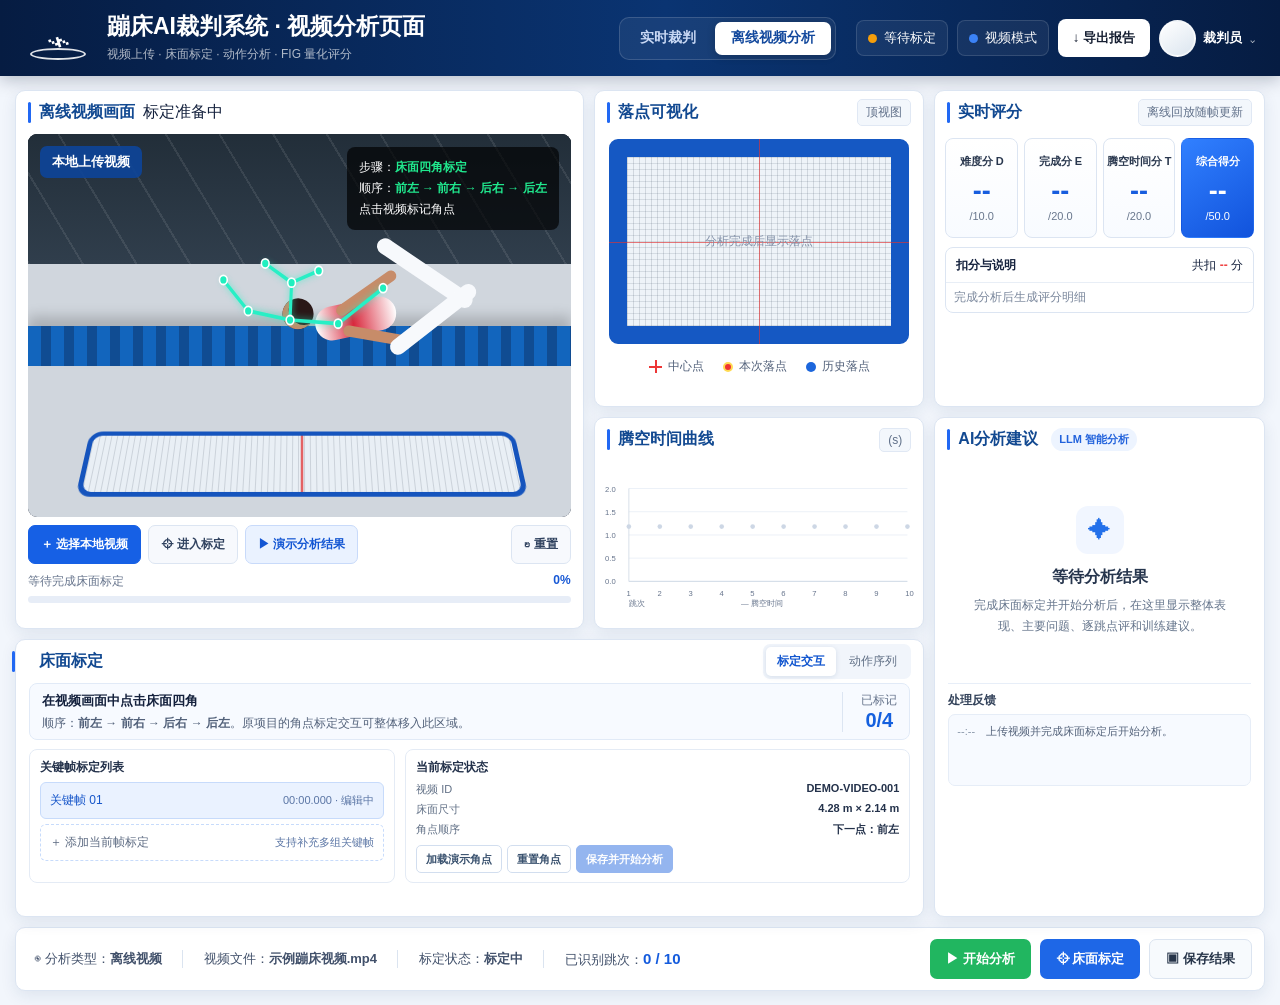
<file: UI_CHANGE/index.html>
<!DOCTYPE html>
<html lang="zh-CN">
<head>
    <meta charset="UTF-8">
    <meta name="viewport" content="width=device-width, initial-scale=1.0">
    <title>蹦床AI裁判系统 · 离线视频分析</title>
    <link rel="stylesheet" href="static/css/video_analysis_redesign.css">
</head>
<body>
<div class="app-shell" data-analysis-stage="calibration">
    <header class="topbar">
        <div class="brand">
            <div class="brand-icon">
                <span class="athlete-mark">⌁</span>
                <span class="bed-mark"></span>
            </div>
            <div>
                <h1>蹦床AI裁判系统 · 视频分析页面</h1>
                <p>视频上传 · 床面标定 · 动作分析 · FIG 量化评分</p>
            </div>
        </div>

        <nav class="mode-tabs" aria-label="页面切换">
            <button class="mode-tab" id="live-tab" type="button">实时裁判</button>
            <button class="mode-tab active" id="offline-tab" type="button">离线视频分析</button>
        </nav>

        <div class="header-tools">
            <div class="status-chip" id="process-chip"><i class="dot amber"></i><span>等待标定</span></div>
            <div class="status-chip muted"><i class="dot blue"></i><span>视频模式</span></div>
            <button class="export-btn" id="export-report" type="button">↓ 导出报告</button>
            <div class="judge"><span class="avatar"></span><b>裁判员</b><span>⌄</span></div>
        </div>
    </header>

    <main class="dashboard-grid">
        <section class="panel video-panel">
            <div class="panel-head">
                <h2>离线视频画面</h2>
                <span class="head-tag" id="video-state-tag">标定准备中</span>
            </div>

            <div class="video-container" id="video-container">
                <div class="demo-video" id="demo-frame">
                    <div class="hall-roof"></div>
                    <div class="hall-seats"></div>
                    <div class="demo-bed"></div>
                    <div class="demo-person">
                        <span class="body-head"></span>
                        <span class="body-core"></span>
                        <span class="limb arm-one"></span>
                        <span class="limb arm-two"></span>
                        <span class="limb leg-one"></span>
                        <span class="limb leg-two"></span>
                    </div>
                    <svg class="skeleton-preview" viewBox="0 0 700 420" preserveAspectRatio="none">
                        <path d="M306 142 L340 163 L375 150 M340 163 L338 204 L400 208 L458 169 M338 204 L284 194 L252 160"/>
                        <g>
                            <circle cx="306" cy="142" r="5"/><circle cx="340" cy="163" r="5"/>
                            <circle cx="375" cy="150" r="5"/><circle cx="338" cy="204" r="5"/>
                            <circle cx="400" cy="208" r="5"/><circle cx="458" cy="169" r="5"/>
                            <circle cx="284" cy="194" r="5"/><circle cx="252" cy="160" r="5"/>
                        </g>
                    </svg>
                </div>
                <video id="video-player" class="hidden" controls></video>
                <canvas id="analysis-canvas"></canvas>

                <div class="overlay-pill">本地上传视频</div>
                <div class="frame-info" id="frame-info">
                    <p>步骤：<strong>床面四角标定</strong></p>
                    <p>顺序：<strong>前左 → 前右 → 后右 → 后左</strong></p>
                    <p>点击视频标记角点</p>
                </div>
            </div>

            <div class="video-toolbar">
                <input type="file" id="video-input" accept="video/*" hidden>
                <button class="tool-btn primary" id="browse-btn" type="button">＋ 选择本地视频</button>
                <button class="tool-btn" id="enter-calibration" type="button">⌖ 进入标定</button>
                <button class="tool-btn blue" id="demo-result" type="button">▶ 演示分析结果</button>
                <button class="tool-btn ghost" id="reset-demo" type="button">↻ 重置</button>
            </div>

            <div class="analysis-progress">
                <div class="progress-caption">
                    <span id="progress-stage">等待完成床面标定</span>
                    <strong id="progress-text">0%</strong>
                </div>
                <div class="progress-track"><div class="progress-fill" id="progress-fill"></div></div>
            </div>
        </section>

        <section class="panel landing-panel">
            <div class="panel-head">
                <h2>落点可视化</h2>
                <span class="soft-label">顶视图</span>
            </div>
            <div class="landing-area">
                <div class="landing-bed" id="landing-map-bed">
                    <span class="bed-cross vertical"></span>
                    <span class="bed-cross horizontal"></span>
                    <span class="empty-landing" id="empty-landing">分析完成后显示落点</span>
                </div>
                <div class="legend">
                    <span><i class="legend-center"></i>中心点</span>
                    <span><i class="legend-current"></i>本次落点</span>
                    <span><i class="legend-history"></i>历史落点</span>
                </div>
            </div>
        </section>

        <section class="panel score-panel">
            <div class="panel-head">
                <h2>实时评分</h2>
                <span class="soft-label">离线回放随帧更新</span>
            </div>
            <div class="score-cards">
                <div class="score-card"><span>难度分 D</span><strong id="score-d">--</strong><em>/10.0</em></div>
                <div class="score-card"><span>完成分 E</span><strong id="score-e">--</strong><em>/20.0</em></div>
                <div class="score-card"><span>腾空时间分 T</span><strong id="score-t">--</strong><em>/20.0</em></div>
                <div class="score-card total"><span>综合得分</span><strong id="score-total">--</strong><em>/50.0</em></div>
            </div>
            <div class="deduction-box">
                <div class="deduction-title"><b>扣分与说明</b><span>共扣 <strong id="deduction-total">--</strong> 分</span></div>
                <ul class="deduction-list" id="deduction-list">
                    <li class="empty">完成分析后生成评分明细</li>
                </ul>
            </div>
        </section>

        <section class="panel flight-panel">
            <div class="panel-head">
                <h2>腾空时间曲线</h2>
                <span class="soft-label">(s)</span>
            </div>
            <svg id="flight-chart" viewBox="0 0 410 170" class="chart"></svg>
        </section>

        <section class="panel workflow-panel">
            <div class="panel-head workflow-head">
                <h2 id="workflow-title">床面标定</h2>
                <div class="step-switch">
                    <button class="step-pill active" id="show-calibration" type="button">标定交互</button>
                    <button class="step-pill" id="show-results" type="button">动作序列</button>
                </div>
            </div>

            <div class="calibration-step" id="corner-marking-step">
                <div class="calibration-intro">
                    <div>
                        <h3>在视频画面中点击床面四角</h3>
                        <p>顺序：<b>前左 → 前右 → 后右 → 后左</b>。原项目的角点标定交互可整体移入此区域。</p>
                    </div>
                    <div class="corner-counter">
                        已标记 <strong id="corner-count">0/4</strong>
                    </div>
                </div>

                <div class="calibration-content">
                    <div class="calibration-frame-list">
                        <div class="subhead">关键帧标定列表</div>
                        <div class="calibration-chip active">
                            <span>关键帧 01</span>
                            <small>00:00.000 · 编辑中</small>
                        </div>
                        <div class="calibration-chip pending">
                            <span>＋ 添加当前帧标定</span>
                            <small>支持补充多组关键帧</small>
                        </div>
                    </div>
                    <div class="calibration-state">
                        <div class="subhead">当前标定状态</div>
                        <div class="status-row"><span>视频 ID</span><b>DEMO-VIDEO-001</b></div>
                        <div class="status-row"><span>床面尺寸</span><b>4.28 m × 2.14 m</b></div>
                        <div class="status-row"><span>角点顺序</span><b id="corner-next">下一点：前左</b></div>
                        <div class="calibration-actions">
                            <button class="mini-action" id="mock-points" type="button">加载演示角点</button>
                            <button class="mini-action" id="reset-corners" type="button">重置角点</button>
                            <button class="mini-action primary" id="start-trampoline-analysis" type="button" disabled>保存并开始分析</button>
                        </div>
                    </div>
                </div>
            </div>

            <div class="sequence-step hidden" id="sequence-step">
                <div class="sequence-toolbar">
                    <span>分析完成，共识别 <b>8</b> 次有效跳跃</span>
                    <button class="mini-action" id="recalibrate" type="button">⌖ 重新标定</button>
                </div>
                <div class="table-shell">
                    <table>
                        <thead>
                            <tr>
                                <th>跳次</th><th>动作</th><th>D</th><th>E</th><th>T</th><th>综合得分</th><th>落点偏移</th><th>状态</th>
                            </tr>
                        </thead>
                        <tbody id="jump-table-body"></tbody>
                    </table>
                </div>
                <p class="table-note">保留“重新标定”按钮，调整床面四角后可重新运行落点与评分分析。</p>
            </div>
        </section>

        <section class="panel ai-panel">
            <div class="panel-head">
                <h2>AI分析建议</h2>
                <span class="llm-badge">LLM 智能分析</span>
            </div>
            <div class="ai-waiting" id="ai-waiting">
                <div class="empty-icon">✦</div>
                <h3>等待分析结果</h3>
                <p>完成床面标定并开始分析后，在这里显示整体表现、主要问题、逐跳点评和训练建议。</p>
            </div>
            <div class="ai-content hidden" id="ai-content">
                <article class="analysis-item green">
                    <span>↗</span>
                    <div><h3>整体腾空节奏较稳定</h3><p>前 8 跳平均腾空时间 1.20 s，波动较小，动作衔接流畅。</p></div>
                </article>
                <article class="analysis-item orange">
                    <span>◎</span>
                    <div><h3>第 4 跳落点偏右，建议加强中心控制</h3><p>落点偏移 +0.18 m，超过理想范围；建议调整起跳方向与空中轴线。</p></div>
                </article>
                <article class="analysis-item blue">
                    <span>♙</span>
                    <div><h3>后半程动作打开略慢</h3><p>第 5 跳后完成分略有下降，可优化翻转后半程打开节奏。</p></div>
                </article>
                <button class="llm-button" id="detail-analysis" type="button">✦ 生成详细解读</button>
            </div>
            <div class="process-log">
                <div class="log-title">处理反馈</div>
                <div id="log-list">
                    <p><time>--:--</time> 上传视频并完成床面标定后开始分析。</p>
                </div>
            </div>
        </section>
    </main>

    <footer class="bottom-bar">
        <div class="session-meta">
            <span>◉ 分析类型：<b>离线视频</b></span>
            <span>视频文件：<b id="filename">示例蹦床视频.mp4</b></span>
            <span>标定状态：<b id="calibration-footer">待标定</b></span>
            <span>已识别跳次：<b class="emphasis" id="jump-count">0 / 10</b></span>
        </div>
        <div class="footer-actions">
            <button class="footer-btn start" id="bottom-analyze" type="button">▶ 开始分析</button>
            <button class="footer-btn blue" id="bottom-calibrate" type="button">⌖ 床面标定</button>
            <button class="footer-btn save" id="download-json" type="button">▣ 保存结果</button>
        </div>
    </footer>
</div>
<div id="toast" class="toast" role="status"></div>
<script src="static/js/video_analysis_redesign.js"></script>
</body>
</html>
</file>
<file: UI_CHANGE/static/css/video_analysis_redesign.css>
*{box-sizing:border-box}html,body{margin:0;padding:0}body{
font-family:"Microsoft YaHei","Noto Sans SC","PingFang SC","Arial",sans-serif;
background:#f2f6fc;color:#14213d;min-width:1180px}
:root{
--navy:#062454;--navy2:#0a3675;--blue:#2168f3;--blue2:#0d55dc;--blue-soft:#eaf2ff;
--green:#20b964;--orange:#f59e0b;--red:#ef4444;--gray:#66748c;
--border:#dce5f2;--panel:#fff;--shadow:0 5px 16px rgba(24,50,96,.09);
}
button{font-family:inherit}.hidden{display:none!important}
.app-shell{max-width:1450px;margin:0 auto;padding-bottom:14px}
.topbar{height:76px;display:grid;grid-template-columns:minmax(395px,1fr) auto auto;gap:20px;align-items:center;
padding:0 24px;background:linear-gradient(90deg,#061c42,#0a3472 52%,#061c42);color:#fff;
box-shadow:0 4px 16px rgba(3,19,46,.25)}
.brand{display:flex;gap:15px;align-items:center}.brand-icon{width:68px;height:48px;position:relative;display:grid;place-items:center}
.athlete-mark{font-size:42px;line-height:26px;transform:rotate(-18deg);display:block}.bed-mark{position:absolute;bottom:2px;
width:56px;height:12px;border:2px solid rgba(255,255,255,.88);border-radius:50%}
.brand h1{font-size:23px;line-height:1.2;margin:0;font-weight:800}.brand p{margin:5px 0 0;color:rgba(255,255,255,.68);font-size:12px}
.mode-tabs{height:43px;display:flex;padding:4px;border:1px solid rgba(255,255,255,.15);border-radius:10px;
background:rgba(255,255,255,.06);gap:3px}.mode-tab{border:0;border-radius:7px;background:transparent;color:#c9d9f5;
font-weight:700;font-size:14px;padding:0 16px;cursor:pointer}.mode-tab.active{background:#fff;color:#13499d;box-shadow:0 2px 9px rgba(0,0,0,.2)}
.header-tools{display:flex;gap:9px;align-items:center}.status-chip{height:36px;padding:0 11px;border:1px solid rgba(255,255,255,.13);
background:rgba(255,255,255,.06);display:flex;align-items:center;gap:7px;border-radius:8px;white-space:nowrap;font-size:13px}
.dot{width:9px;height:9px;display:inline-block;border-radius:50%}.dot.amber{background:#f59e0b}.dot.blue{background:#3b82f6}
.dot.green{background:#22c55e}.export-btn{height:38px;border:0;border-radius:8px;background:#fff;color:#172033;
font-weight:700;padding:0 15px;cursor:pointer}.judge{display:flex;align-items:center;gap:7px;font-size:13px}.avatar{width:37px;height:37px;
display:block;border-radius:50%;background:linear-gradient(145deg,#fff,#dbe5ef);border:2px solid rgba(255,255,255,.5)}

.dashboard-grid{display:grid;grid-template-columns:1.72fr 1fr 1fr;grid-template-rows:317px 212px 278px;gap:10px;padding:14px 15px 10px}
.panel{background:var(--panel);border:1px solid var(--border);border-radius:10px;box-shadow:var(--shadow);overflow:hidden}
.panel-head{height:43px;display:flex;align-items:center;gap:8px;padding:0 12px}.panel-head:before{content:"";height:21px;width:3px;
border-radius:5px;background:var(--blue)}.panel-head h2{color:#124991;font-size:16px;margin:0;font-weight:800}.soft-label{
margin-left:auto;color:#607089;background:#f3f7fc;border:1px solid #e0e8f4;font-size:12px;border-radius:5px;padding:4px 8px}
.video-panel{grid-column:1;grid-row:1/span 2}.landing-panel{grid-column:2;grid-row:1}.score-panel{grid-column:3;grid-row:1}
.flight-panel{grid-column:2;grid-row:2}.workflow-panel{grid-column:1/span 2;grid-row:3}.ai-panel{grid-column:3;grid-row:2/span 2}

.video-container{margin:0 12px;height:383px;border-radius:9px;background:#121b2d;overflow:hidden;position:relative}
.demo-video{height:100%;position:relative;overflow:hidden;background:linear-gradient(180deg,#1b2733 0 32%,#d0d6dd 33% 100%)}
.hall-roof{position:absolute;height:130px;inset:0 0 auto;background:repeating-linear-gradient(59deg,rgba(255,255,255,.09) 0 2px,
transparent 2px 46px),linear-gradient(#222e39,#303e4c)}.hall-seats{position:absolute;top:192px;left:0;right:0;height:40px;
background:repeating-linear-gradient(90deg,#1265bd 0 13px,#104c92 13px 23px);box-shadow:0 -10px 12px rgba(0,0,0,.18)}
.demo-bed{position:absolute;bottom:18px;left:55px;right:50px;height:72px;border-radius:14px;border:5px solid #1554bd;
transform:perspective(450px) rotateX(25deg);background:linear-gradient(90deg,transparent 49.6%,rgba(226,50,50,.75) 49.8% 50.2%,transparent 50.4%),
repeating-linear-gradient(90deg,rgba(65,77,95,.18) 0 1px,transparent 1px 6px),#e9eff5}
.demo-person{position:absolute;top:118px;left:255px;width:205px;height:110px;transform:rotate(-12deg)}
.body-head{position:absolute;width:31px;height:31px;top:28px;left:0;border-radius:50%;background:#2a1817;box-shadow:inset 7px -3px #c78966}
.body-core{position:absolute;left:30px;top:43px;width:82px;height:34px;border-radius:17px;background:linear-gradient(90deg,#fff,#d9293d 46%,#fff)}
.limb{position:absolute;border-radius:20px;background:#f7f9fc;height:16px}.leg-one{left:92px;top:22px;width:112px;transform:rotate(46deg)}
.leg-two{left:94px;top:69px;width:105px;transform:rotate(-26deg)}.arm-one{left:51px;top:32px;width:71px;height:11px;background:#c78c69;transform:rotate(-23deg)}
.arm-two{left:54px;top:76px;width:68px;height:11px;background:#c78c69;transform:rotate(22deg)}
.skeleton-preview{position:absolute;inset:0;width:100%;height:100%}.skeleton-preview path{stroke:#27efc5;stroke-width:4;fill:none;
stroke-linejoin:round;stroke-linecap:round;filter:drop-shadow(0 0 4px rgba(39,239,197,.65))}
.skeleton-preview circle{fill:#20efbf;stroke:#fff;stroke-width:2}
#video-player{width:100%;height:100%;object-fit:contain;background:#101827;display:block}
#analysis-canvas{position:absolute;inset:0;width:100%;height:100%;z-index:4;cursor:crosshair}
.overlay-pill{position:absolute;z-index:5;top:12px;left:12px;padding:7px 12px;border-radius:7px;background:rgba(14,68,151,.93);
color:#fff;font-size:13px;font-weight:700}.frame-info{position:absolute;z-index:5;right:12px;top:13px;border-radius:8px;background:rgba(0,0,0,.68);
padding:10px 12px;color:#fff;font-size:12px;line-height:1.75}.frame-info p{margin:0}.frame-info strong{color:#20e98e}
.video-toolbar{height:48px;margin:8px 12px 0;display:flex;gap:7px}.tool-btn{height:39px;border-radius:7px;padding:0 12px;background:#f7f9fd;
border:1px solid var(--border);color:#30425f;font-weight:700;cursor:pointer;font-size:12px}.tool-btn.primary{background:#1660e5;border-color:#1660e5;color:#fff}
.tool-btn.blue{background:#eaf2ff;color:#1356d3;border-color:#c8dafa}.tool-btn.ghost{margin-left:auto}
.analysis-progress{margin:0 12px}.progress-caption{font-size:12px;color:var(--gray);display:flex;justify-content:space-between;margin-bottom:6px}
.progress-caption strong{color:#1758d5}.progress-track{height:7px;border-radius:7px;background:#e7edf7;overflow:hidden}
.progress-fill{height:100%;background:linear-gradient(90deg,#1664ee,#20b964);width:0%;transition:width .5s}

.landing-area{padding:2px 14px}.landing-bed{height:205px;border:18px solid #1558c3;border-radius:9px;position:relative;margin:3px auto 14px;
background:repeating-linear-gradient(90deg,rgba(60,75,96,.17) 0 1px,transparent 1px 6px),
repeating-linear-gradient(0deg,rgba(60,75,96,.14) 0 1px,transparent 1px 6px),#eef3f8}
.bed-cross{position:absolute;background:rgba(224,52,52,.65)}.bed-cross.vertical{width:1px;top:-18px;bottom:-18px;left:50%}
.bed-cross.horizontal{height:1px;left:-18px;right:-18px;top:50%}.empty-landing{position:absolute;inset:0;display:grid;place-items:center;color:#8391a8;font-size:12px}
.landing-dot{width:9px;height:9px;border-radius:50%;background:#236ae1;position:absolute;transform:translate(-50%,-50%)}
.landing-dot.current{width:12px;height:12px;background:#ef2f31;border:2px solid #ffdf49;box-shadow:0 0 22px 18px rgba(55,207,114,.22),0 0 12px 9px rgba(255,197,0,.26)}
.legend{display:flex;justify-content:center;gap:19px;color:#52617a;font-size:12px}.legend span{display:flex;align-items:center;gap:6px}
.legend-center{width:13px;height:13px;position:relative}.legend-center:before,.legend-center:after{content:"";position:absolute;background:#ed3636}
.legend-center:before{width:13px;height:2px;top:6px}.legend-center:after{height:13px;width:2px;left:6px}
.legend-current,.legend-history{width:10px;height:10px;border-radius:50%;display:inline-block}.legend-current{background:#ee3333;border:2px solid #ffdb54}
.legend-history{background:#1c66dc}

.score-cards{padding:4px 10px 9px;display:grid;grid-template-columns:repeat(4,1fr);gap:6px}.score-card{height:100px;border:1px solid var(--border);
border-radius:8px;display:flex;flex-direction:column;justify-content:center;align-items:center;background:linear-gradient(180deg,#fff,#f8fbff)}
.score-card span{text-align:center;color:#29374e;font-weight:700;font-size:11px}.score-card strong{font-size:27px;color:#175dde;line-height:1.1;margin:8px 0 4px}
.score-card em{font-size:11px;color:#69778d;font-style:normal}.score-card.total{background:linear-gradient(145deg,#3180ff,#1153dc);border-color:transparent}
.score-card.total span,.score-card.total strong,.score-card.total em{color:#fff}.deduction-box{margin:0 10px;border:1px solid var(--border);border-radius:8px;overflow:hidden}
.deduction-title{height:35px;padding:0 10px;display:flex;align-items:center;justify-content:space-between;font-size:12px;border-bottom:1px solid #e8eef6}
.deduction-title strong{color:var(--red)}.deduction-list{list-style:none;margin:0;padding:0;font-size:12px}.deduction-list li{height:29px;display:grid;grid-template-columns:16px 32px 1fr auto;
align-items:center;padding:0 8px;border-bottom:1px solid #edf2f7}.deduction-list li:last-child{border:0}.deduction-list .empty{display:flex;color:#7a879c}
.point{width:7px;height:7px;border-radius:50%;display:block}.point.orange{background:var(--orange)}.point.green{background:var(--green)}
.badge{background:#f1f5f9;color:#5a687f;border-radius:4px;padding:2px 6px}

.chart{width:calc(100% - 14px);margin:0 7px;height:164px}.chart-grid{stroke:#e7edf6}.chart-axis{stroke:#cbd5e1}.chart-line{stroke:#2267e5;fill:none;stroke-width:3}
.chart-dot{fill:#2267e5;stroke:#fff;stroke-width:2}.chart-label{fill:#66748c;font-size:10px}.chart-value{fill:#273449;font-size:10px;font-weight:700}.chart-placeholder{fill:#cdd7e5}

.workflow-head{justify-content:space-between}.workflow-head:before{position:absolute;left:12px}.workflow-head h2{margin-left:11px}
.step-switch{margin-left:auto;display:flex;border-radius:7px;background:#f1f5fb;padding:3px;gap:2px}.step-pill{border:0;background:transparent;padding:6px 11px;border-radius:5px;
font-size:12px;color:#617086;cursor:pointer}.step-pill.active{background:#fff;color:#1256cf;font-weight:700;box-shadow:0 1px 5px rgba(18,54,108,.12)}
.calibration-step{padding:0 13px 12px}.calibration-intro{height:57px;padding:9px 12px;background:#f7faff;border:1px solid #e1eaf7;border-radius:8px;display:flex;
justify-content:space-between;align-items:center}.calibration-intro h3{font-size:13px;margin:0 0 5px}.calibration-intro p{font-size:12px;color:#52617a;margin:0}
.corner-counter{border-left:1px solid #dce5f2;padding-left:18px;font-size:12px;color:#66748c}.corner-counter strong{display:block;text-align:center;font-size:20px;color:#1560de}
.calibration-content{display:grid;grid-template-columns:1fr 1.38fr;gap:10px;margin-top:9px}.subhead{font-weight:700;color:#24324b;font-size:12px;margin:0 0 6px}
.calibration-frame-list,.calibration-state{border:1px solid #e4ebf5;border-radius:8px;padding:9px 10px;min-height:99px}
.calibration-chip{height:37px;border-radius:6px;background:#eaf2ff;border:1px solid #c7dbfb;margin-bottom:5px;display:flex;align-items:center;
justify-content:space-between;padding:0 9px;color:#1555c9;font-size:12px}.calibration-chip small{font-size:11px;color:#5b76a5}
.calibration-chip.pending{background:#fff;border-style:dashed;color:#5d6b82}.status-row{display:flex;justify-content:space-between;color:#617086;font-size:11px;margin-bottom:5px}.status-row b{color:#24324b}
.calibration-actions{display:flex;gap:5px;margin-top:8px}.mini-action{height:28px;border-radius:5px;border:1px solid #d2deef;background:#fff;color:#39516e;
font-size:11px;padding:0 9px;cursor:pointer;font-weight:700}.mini-action.primary{background:#155ddd;border-color:#155ddd;color:#fff}.mini-action:disabled{opacity:.45;cursor:not-allowed}
.sequence-step{padding:0 13px 12px}.sequence-toolbar{height:37px;display:flex;justify-content:space-between;align-items:center;font-size:12px;color:#5d6b82}
.sequence-toolbar b{color:#155ddd}.table-shell{border:1px solid var(--border);border-radius:7px;overflow:hidden}table{width:100%;border-collapse:collapse;table-layout:fixed;font-size:11px}
th,td{text-align:center;height:19px;border-right:1px solid #e5edf7;border-bottom:1px solid #e5edf7;white-space:nowrap}th{background:#f7faff;color:#37445c}
td:nth-child(2){text-align:left;padding-left:12px}.active-row{background:#e9f2ff;color:#1254d1;font-weight:700}.warning{color:#ef4444;font-weight:700}
.ok{color:#13a150;font-weight:900}.working{color:#155ddd;font-weight:700}.table-note{font-size:11px;color:#78879c;margin:7px 0 0}

.llm-badge{margin-left:5px;background:#edf4ff;color:#2162dc;border-radius:999px;padding:4px 8px;font-size:11px;font-weight:700}
.ai-waiting{height:220px;display:flex;flex-direction:column;justify-content:center;align-items:center;text-align:center;color:#64748b;padding:30px}
.empty-icon{height:48px;width:48px;background:#f1f6ff;color:#2370ea;display:grid;place-items:center;border-radius:12px;font-size:23px}
.ai-waiting h3{margin:13px 0 7px;color:#26354d;font-size:16px}.ai-waiting p{font-size:12px;line-height:1.7;margin:0}
.ai-content{padding:7px 13px 0}.analysis-item{display:grid;grid-template-columns:39px 1fr;gap:10px;margin:0 0 17px}.analysis-item>span{height:32px;width:32px;
display:grid;place-items:center;border-radius:9px;font-weight:900;font-size:20px}.analysis-item.green>span{color:#16a34a;background:#eaf8ef}.analysis-item.orange>span{color:#f59e0b;background:#fff5df}
.analysis-item.blue>span{color:#2563eb;background:#edf4ff}.analysis-item h3{font-size:13px;margin:0 0 5px}.analysis-item p{font-size:11px;line-height:1.65;color:#66748c;margin:0}
.llm-button{display:block;margin:2px auto 12px;background:linear-gradient(145deg,#2e7cff,#1558dd);height:37px;color:#fff;border:0;border-radius:7px;
min-width:183px;font-weight:700;cursor:pointer}.process-log{border-top:1px solid #e7eef8;margin:2px 13px 0;padding-top:8px}.log-title{font-size:12px;font-weight:700;color:#34435b;margin-bottom:5px}
#log-list{height:72px;overflow:auto;background:#f7faff;border-radius:7px;border:1px solid #e6edf7;padding:5px 8px;font-size:11px;color:#53627a}
#log-list p{margin:4px 0}#log-list time{color:#8895a8;margin-right:8px}

.bottom-bar{height:64px;margin:0 15px;background:#fff;border:1px solid var(--border);border-radius:10px;box-shadow:var(--shadow);
display:grid;grid-template-columns:1fr auto;align-items:center;padding:0 12px 0 18px;gap:16px}.session-meta{display:flex;gap:21px;align-items:center;color:#42516b;font-size:13px}
.session-meta span{padding-right:20px;border-right:1px solid #dbe4f0}.session-meta span:last-child{border:0}.emphasis{color:#145bdd;font-size:15px}
.footer-actions{display:flex;gap:9px}.footer-btn{height:40px;border:0;border-radius:7px;padding:0 16px;font-weight:700;color:#fff;cursor:pointer}
.footer-btn.start{background:#21b660}.footer-btn.blue{background:#1e67e7}.footer-btn.save{color:#263449;background:#f7fafd;border:1px solid #dbe4f0}
.toast{position:fixed;bottom:18px;left:50%;transform:translate(-50%,24px);background:#15253d;color:#fff;padding:11px 16px;border-radius:8px;
font-size:13px;opacity:0;pointer-events:none;transition:.25s;box-shadow:0 10px 25px rgba(0,0,0,.22)}.toast.show{opacity:1;transform:translate(-50%,0)}

@media(max-width:1200px){body{min-width:0}.topbar{height:auto;padding:12px;grid-template-columns:1fr;gap:12px}.dashboard-grid{display:flex;flex-direction:column}
.video-container{height:400px}.bottom-bar{height:auto;padding:12px;display:flex;flex-direction:column;align-items:flex-start}.session-meta{flex-wrap:wrap}}
</file>
